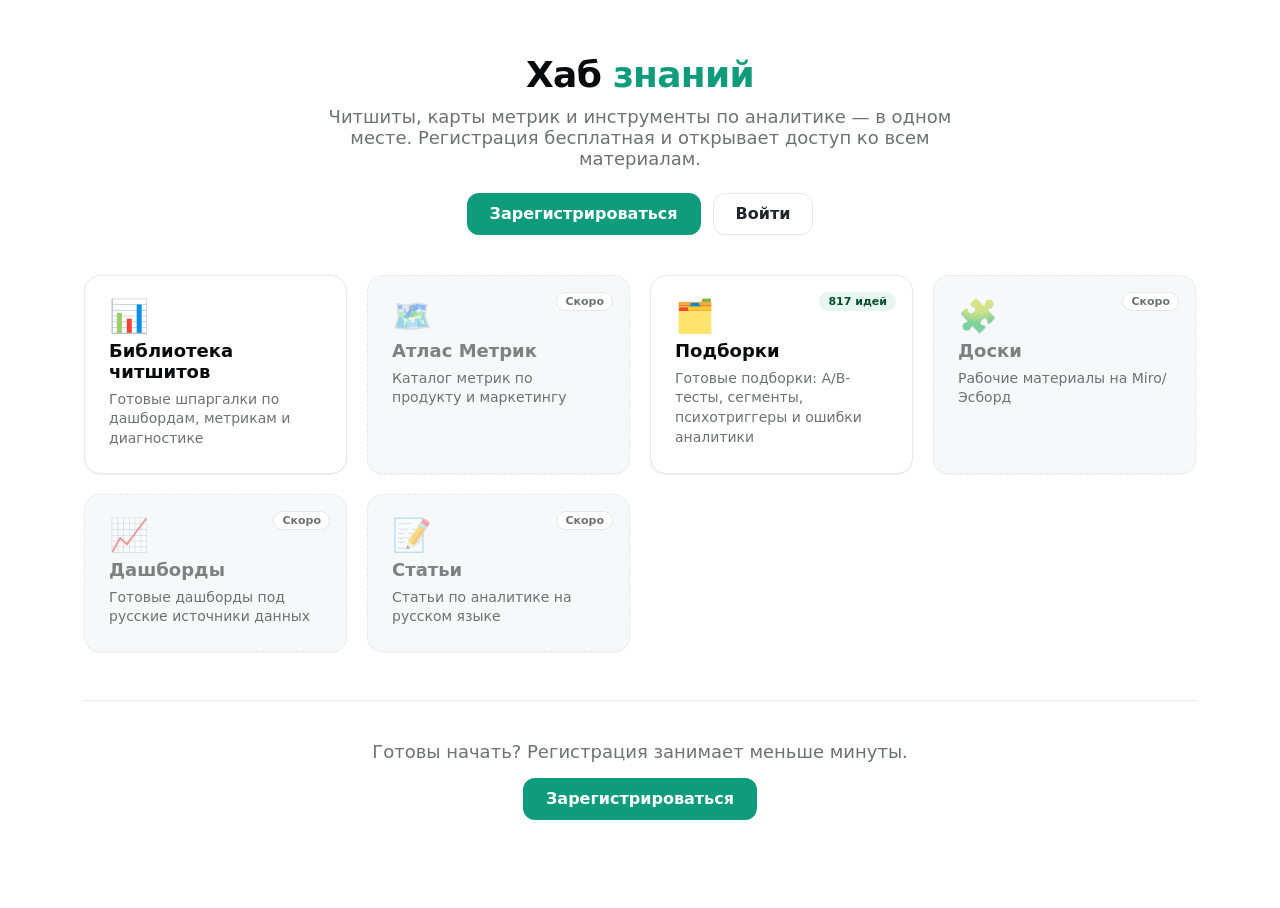
<file: preview.html>
<!doctype html>
<html lang="ru">
<head>
<meta charset="utf-8">
<title>Превью Хаба знаний (лендинг)</title>
<link rel="stylesheet" href="style.css">
</head>
<body>

<div class="jm-kb">

  <div class="jm-kb-header">
    <h1 class="jm-kb-title">Хаб <span class="jm-accent">знаний</span></h1>
    <p class="jm-kb-subtitle">Читшиты, карты метрик и инструменты по аналитике — в одном месте. Регистрация бесплатная и открывает доступ ко всем материалам.</p>
    <div class="jm-kb-cta">
      <a href="#" class="jm-btn jm-btn--primary">Зарегистрироваться</a>
      <a href="#" class="jm-btn jm-btn--secondary">Войти</a>
    </div>
  </div>

  <div class="jm-kb-grid">
    <a href="#" class="jm-kb-card jm-kb-card--live">
      <span class="jm-kb-card-badge jm-kb-card-badge--live" id="jm-kb-cheatsheets-count" hidden></span>
      <div class="jm-kb-card-icon">📊</div>
      <div class="jm-kb-card-title">Библиотека читшитов</div>
      <div class="jm-kb-card-desc">Готовые шпаргалки по дашбордам, метрикам и диагностике</div>
    </a>
    <div class="jm-kb-card jm-kb-card--soon">
      <span class="jm-kb-card-badge jm-kb-card-badge--soon">Скоро</span>
      <div class="jm-kb-card-icon">🗺️</div>
      <div class="jm-kb-card-title">Атлас Метрик</div>
      <div class="jm-kb-card-desc">Каталог метрик по продукту и маркетингу</div>
    </div>
    <a href="https://джетметрикс.рф/compilations" class="jm-kb-card jm-kb-card--live">
      <span class="jm-kb-card-badge jm-kb-card-badge--live">817 идей</span>
      <div class="jm-kb-card-icon">🗂️</div>
      <div class="jm-kb-card-title">Подборки</div>
      <div class="jm-kb-card-desc">Готовые подборки: A/B-тесты, сегменты, психотриггеры и ошибки аналитики</div>
    </a>
    <div class="jm-kb-card jm-kb-card--soon">
      <span class="jm-kb-card-badge jm-kb-card-badge--soon">Скоро</span>
      <div class="jm-kb-card-icon">🧩</div>
      <div class="jm-kb-card-title">Доски</div>
      <div class="jm-kb-card-desc">Рабочие материалы на Miro/Эсборд</div>
    </div>
    <div class="jm-kb-card jm-kb-card--soon">
      <span class="jm-kb-card-badge jm-kb-card-badge--soon">Скоро</span>
      <div class="jm-kb-card-icon">📈</div>
      <div class="jm-kb-card-title">Дашборды</div>
      <div class="jm-kb-card-desc">Готовые дашборды под русские источники данных</div>
    </div>
    <div class="jm-kb-card jm-kb-card--soon">
      <span class="jm-kb-card-badge jm-kb-card-badge--soon">Скоро</span>
      <div class="jm-kb-card-icon">📝</div>
      <div class="jm-kb-card-title">Статьи</div>
      <div class="jm-kb-card-desc">Статьи по аналитике на русском языке</div>
    </div>
  </div>

  <div class="jm-kb-footer-cta">
    <p>Готовы начать? Регистрация занимает меньше минуты.</p>
    <a href="#" class="jm-btn jm-btn--primary">Зарегистрироваться</a>
  </div>

</div>

<script src="app.js"></script>

</body>
</html>
</file>
<file: style.css>
@import url('https://jetmetrics-static.storage.yandexcloud.net/layout/fonts.css');

.jm-kb {
  /* ---- brand core ---- */
  --jm-green: #0E9C7D;
  --jm-green-press: #0B7D64;
  --jm-green-deep: #064D2B;
  --jm-green-tint: #E7F6F1;

  /* ---- neutrals ---- */
  --jm-ink: #080B0D;
  --jm-text: #20262E;
  --jm-muted: #6B7372;
  --jm-line: #E4E8EC;
  --jm-bg: #F6F8FA;
  --jm-surface: #FFFFFF;

  /* ---- type ---- */
  --jm-font-sans: 'Onest', system-ui, -apple-system, 'Segoe UI', Roboto, sans-serif;
  --jm-font-mono: 'IBM Plex Mono', ui-monospace, Menlo, Consolas, monospace;
  --jm-display-m: 2.25rem;
  --jm-h3: 1.125rem;
  --jm-body-l: 1.125rem;
  --jm-body: 1rem;
  --jm-body-s: 0.875rem;
  --jm-w-medium: 500;
  --jm-w-semibold: 600;
  --jm-w-bold: 700;
  --jm-w-black: 800;
  --jm-lh-tight: 1.05;

  /* ---- space (4px step) ---- */
  --jm-space-1: 4px;
  --jm-space-2: 8px;
  --jm-space-3: 12px;
  --jm-space-4: 16px;
  --jm-space-5: 20px;
  --jm-space-6: 24px;
  --jm-space-8: 32px;
  --jm-space-10: 40px;
  --jm-space-12: 48px;
  --jm-space-20: 80px;
  --jm-container: 1160px;

  /* ---- radii ---- */
  --jm-r-sm: 8px;
  --jm-r-md: 12px;
  --jm-r-lg: 16px;
  --jm-r-pill: 999px;

  /* ---- shadows ---- */
  --jm-e1: 0 1px 2px rgba(8,11,13,.06);
  --jm-e2: 0 4px 16px rgba(8,11,13,.06);
  --jm-ring: 0 0 0 3px rgba(14,156,125,.28);

  /* ---- motion ---- */
  --jm-ease: cubic-bezier(.2,.6,.2,1);
  --jm-dur: .17s;

  font-family: var(--jm-font-sans);
  color: var(--jm-text);
  background: var(--jm-surface);
  max-width: var(--jm-container);
  margin: 0 auto;
  padding: var(--jm-space-12) var(--jm-space-6) var(--jm-space-20);
  box-sizing: border-box;
}

.jm-kb *, .jm-kb *::before, .jm-kb *::after {
  box-sizing: border-box;
}

.jm-kb-header {
  text-align: center;
  max-width: 640px;
  margin: 0 auto var(--jm-space-10);
}

.jm-kb-title {
  font-size: var(--jm-display-m);
  font-weight: var(--jm-w-black);
  line-height: var(--jm-lh-tight);
  letter-spacing: -0.02em;
  margin: 0 0 var(--jm-space-3);
  color: var(--jm-ink);
}

.jm-kb-title .jm-accent { color: var(--jm-green); }

.jm-kb-subtitle {
  font-size: var(--jm-body-l);
  color: var(--jm-muted);
  margin: 0 0 var(--jm-space-6);
}

.jm-kb-cta {
  display: flex;
  justify-content: center;
  gap: var(--jm-space-3);
  flex-wrap: wrap;
}

.jm-btn,
.jm-btn:visited,
.jm-btn:active {
  display: inline-flex;
  align-items: center;
  gap: var(--jm-space-2);
  font-family: var(--jm-font-sans);
  font-weight: var(--jm-w-semibold);
  font-size: var(--jm-body);
  line-height: 1;
  padding: 12px 22px;
  border-radius: var(--jm-r-md);
  border: 1px solid transparent;
  cursor: pointer;
  text-decoration: none !important;
  transition: background var(--jm-dur) var(--jm-ease), border-color var(--jm-dur) var(--jm-ease);
}

.jm-btn:focus-visible {
  outline: none;
  box-shadow: var(--jm-ring);
}

.jm-btn--primary,
.jm-btn--primary:visited {
  background: var(--jm-green) !important;
  color: #fff !important;
}

.jm-btn--primary:hover {
  background: var(--jm-green-press) !important;
}

.jm-btn--secondary,
.jm-btn--secondary:visited {
  background: var(--jm-surface) !important;
  color: var(--jm-text) !important;
  border-color: var(--jm-line) !important;
}

.jm-btn--secondary:hover {
  background: var(--jm-bg);
}

.jm-kb-grid {
  display: grid;
  grid-template-columns: repeat(auto-fill, minmax(260px, 1fr));
  gap: var(--jm-space-5);
}

.jm-kb-card {
  display: flex;
  flex-direction: column;
  gap: var(--jm-space-2);
  background: var(--jm-surface);
  border: 1px solid var(--jm-line);
  border-radius: var(--jm-r-lg);
  padding: var(--jm-space-6);
  text-decoration: none;
  color: inherit;
  box-shadow: var(--jm-e1);
  position: relative;
  transition: transform var(--jm-dur) var(--jm-ease), box-shadow var(--jm-dur) var(--jm-ease), border-color var(--jm-dur) var(--jm-ease);
}

.jm-kb-card--live:hover {
  transform: translateY(-2px);
  box-shadow: var(--jm-e2);
  border-color: var(--jm-green);
}

.jm-kb-card--soon {
  cursor: default;
  background: var(--jm-bg);
  border-style: dashed;
}

.jm-kb-card--soon .jm-kb-card-icon,
.jm-kb-card--soon .jm-kb-card-title {
  opacity: 0.5;
}

.jm-kb-card-icon {
  font-size: 32px;
  line-height: 1;
}

.jm-kb-card-title {
  font-size: var(--jm-h3);
  font-weight: var(--jm-w-semibold);
  color: var(--jm-ink);
}

.jm-kb-card-desc {
  font-size: var(--jm-body-s);
  color: var(--jm-muted);
  line-height: 1.4;
}

.jm-kb-card-badge {
  position: absolute;
  top: var(--jm-space-4);
  right: var(--jm-space-4);
  font-size: 11px;
  font-weight: var(--jm-w-semibold);
  border-radius: var(--jm-r-pill);
  padding: 2px var(--jm-space-2);
}

.jm-kb-card-badge--soon {
  color: var(--jm-muted);
  background: var(--jm-surface);
  border: 1px solid var(--jm-line);
}

.jm-kb-card-badge--live {
  color: var(--jm-green-deep);
  background: var(--jm-green-tint);
  border: 1px solid transparent;
}

.jm-kb-footer-cta {
  text-align: center;
  margin-top: var(--jm-space-12);
  padding-top: var(--jm-space-10);
  border-top: 1px solid var(--jm-line);
}

.jm-kb-footer-cta p {
  color: var(--jm-muted);
  font-size: var(--jm-body-l);
  margin: 0 0 var(--jm-space-4);
}

@media (max-width: 640px) {
  .jm-kb {
    padding: var(--jm-space-8) var(--jm-space-4) var(--jm-space-12);
  }
  .jm-kb-grid {
    grid-template-columns: 1fr;
  }
}
</file>
